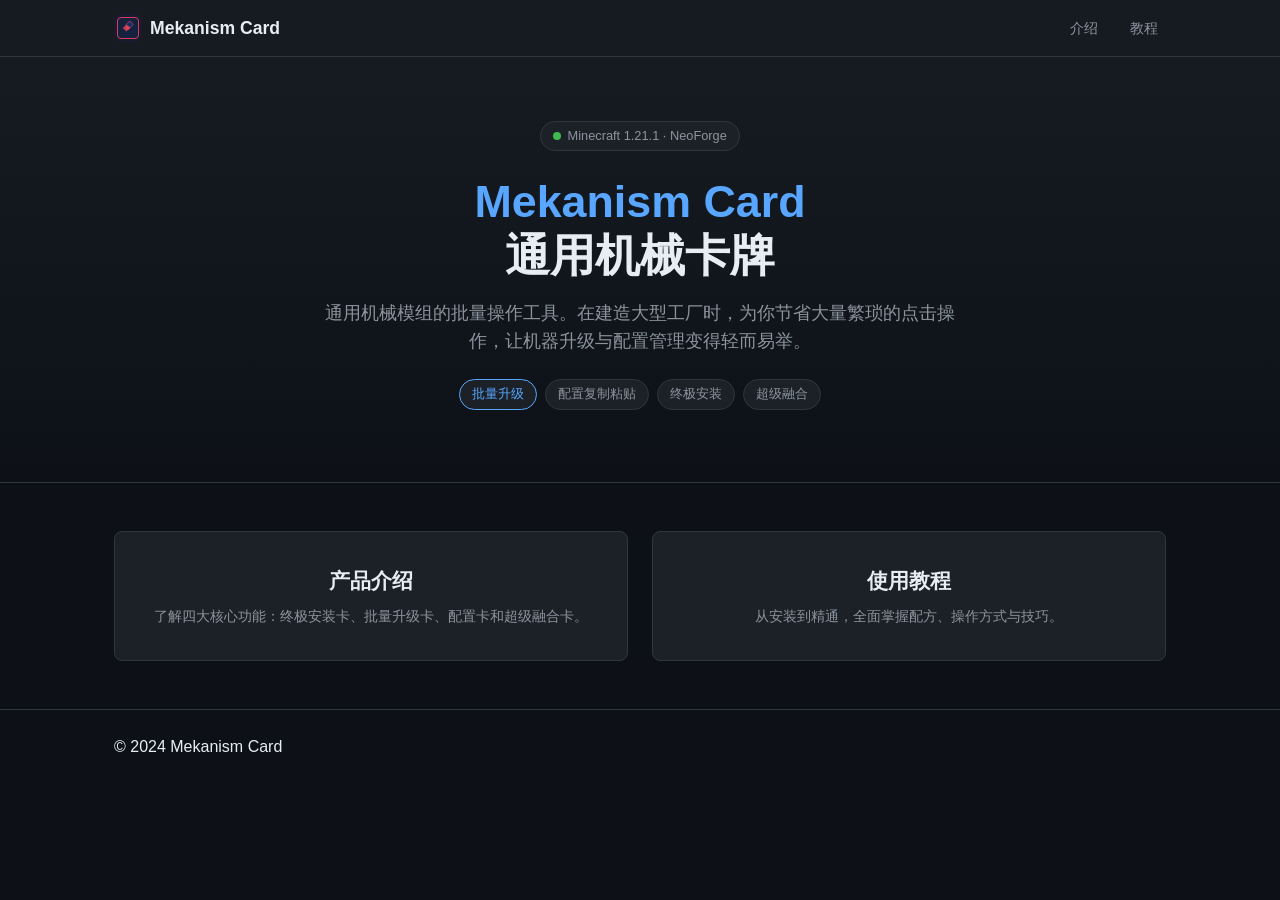
<file: index.html>
<!DOCTYPE html>
<html lang="zh-CN">
<head>
  <meta charset="UTF-8">
  <meta name="viewport" content="width=device-width, initial-scale=1.0">
  <title>Mekanism Card - 通用机械卡牌</title>
  <meta name="description" content="Mekanism Card 是通用机械模组的批量操作工具，提供终极等级安装、批量升级、配置复制粘贴和超级融合卡功能。">
  <link rel="stylesheet" href="./_shared/css/styles.css">
</head>
<body>
  <nav class="navbar">
    <div class="container">
      <a href="./index.html" class="nav-brand">
        <img src="./assets/super_fusion_card.svg" alt="Mekanism Card 图标">
        Mekanism Card
      </a>
      <ul class="nav-links">
        <li><a href="./mekanismcard.html">介绍</a></li>
        <li><a href="./tutorial.html">教程</a></li>
      </ul>
    </div>
  </nav>

  <header class="hero">
    <div class="container">
      <div class="hero-badge"><span class="dot"></span> Minecraft 1.21.1 · NeoForge</div>
      <h1><span>Mekanism Card</span><br>通用机械卡牌</h1>
      <p class="hero-subtitle">通用机械模组的批量操作工具。在建造大型工厂时，为你节省大量繁琐的点击操作，让机器升级与配置管理变得轻而易举。</p>
      <div class="hero-badges">
        <span class="badge accent">批量升级</span>
        <span class="badge">配置复制粘贴</span>
        <span class="badge">终极安装</span>
        <span class="badge">超级融合</span>
      </div>
    </div>
  </header>

  <main>
    <div class="container">
      <div class="page-links">
        <a href="./mekanismcard.html" class="page-card">
          <h2>产品介绍</h2>
          <p>了解四大核心功能：终极安装卡、批量升级卡、配置卡和超级融合卡。</p>
        </a>
        <a href="./tutorial.html" class="page-card">
          <h2>使用教程</h2>
          <p>从安装到精通，全面掌握配方、操作方式与技巧。</p>
        </a>
      </div>
    </div>
  </main>

  <footer>
    <div class="container">
      <p>&copy; 2024 Mekanism Card</p>
    </div>
  </footer>
</body>
</html>
</file>
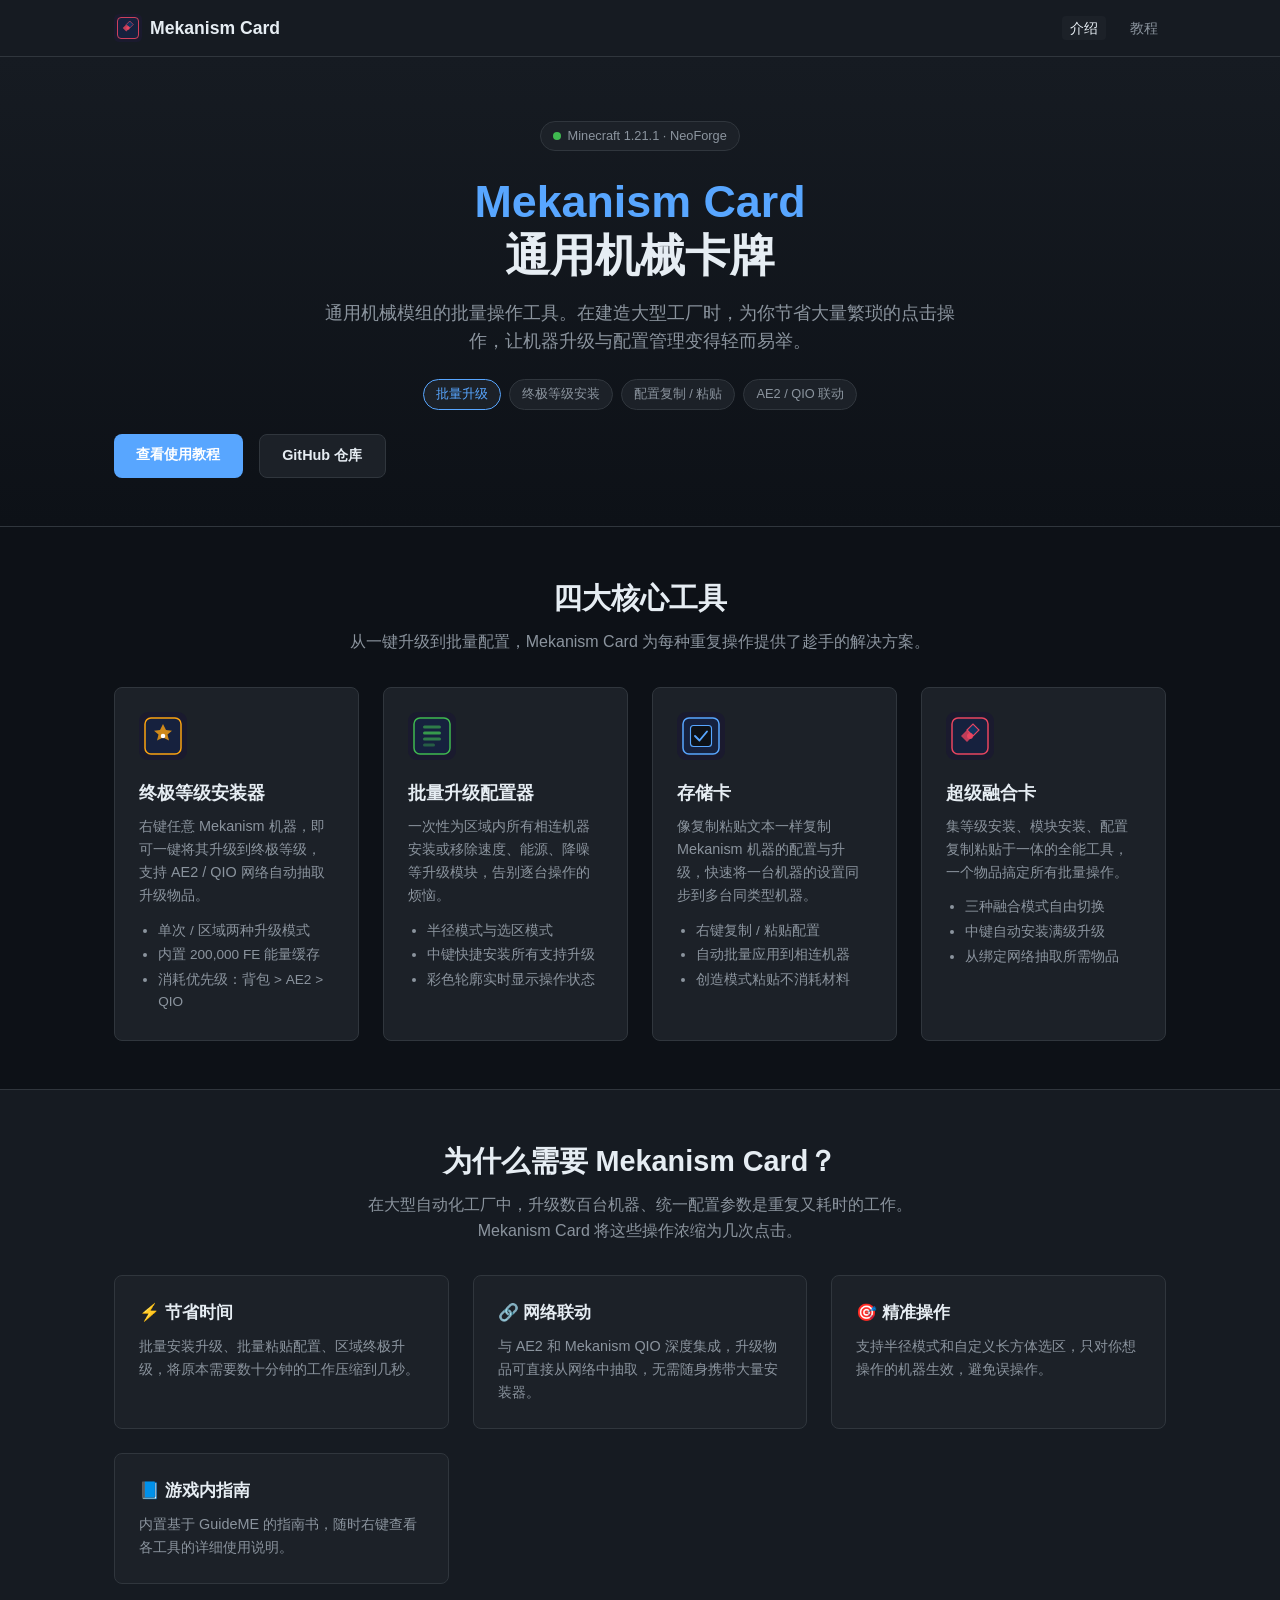
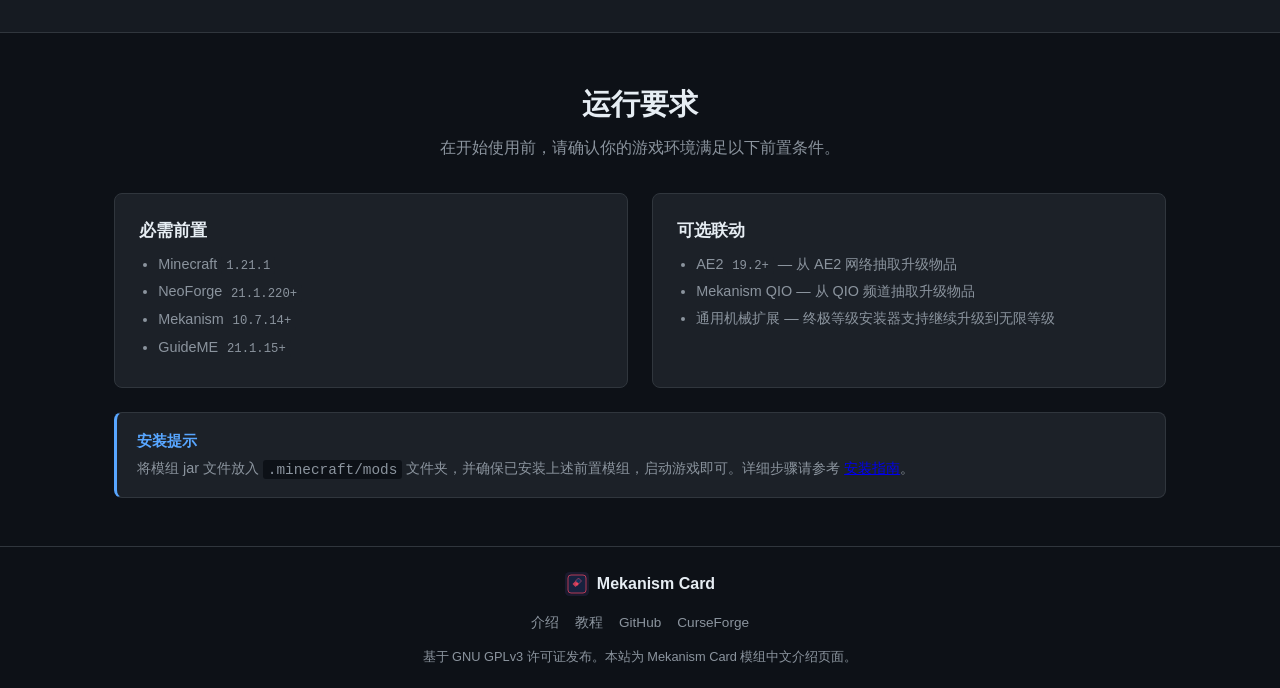
<file: mekanismcard.html>
<!DOCTYPE html>
<html lang="zh-CN">
<head>
  <meta charset="UTF-8">
  <meta name="viewport" content="width=device-width, initial-scale=1.0">
  <title>Mekanism Card - 通用机械卡牌</title>
  <meta name="description" content="Mekanism Card 是通用机械模组的批量操作工具，提供终极等级安装、批量升级、配置复制粘贴和超级融合卡功能。">
  <link rel="stylesheet" href="./_shared/css/styles.css">
</head>
<body>
  <nav class="navbar">
    <div class="container">
      <a href="./index.html" class="nav-brand">
        <img src="./assets/super_fusion_card.svg" alt="Mekanism Card 图标">
        Mekanism Card
      </a>
      <ul class="nav-links">
        <li><a href="./mekanismcard.html" class="active">介绍</a></li>
        <li><a href="./tutorial.html">教程</a></li>
      </ul>
    </div>
  </nav>

  <header class="hero">
    <div class="container">
      <div class="hero-badge"><span class="dot"></span> Minecraft 1.21.1 · NeoForge</div>
      <h1><span>Mekanism Card</span><br>通用机械卡牌</h1>
      <p class="hero-subtitle">通用机械模组的批量操作工具。在建造大型工厂时，为你节省大量繁琐的点击操作，让机器升级与配置管理变得轻而易举。</p>
      <div class="hero-badges">
        <span class="badge accent">批量升级</span>
        <span class="badge">终极等级安装</span>
        <span class="badge">配置复制 / 粘贴</span>
        <span class="badge">AE2 / QIO 联动</span>
      </div>
      <div style="display:flex;gap:1rem;flex-wrap:wrap;">
        <a href="./tutorial.html" class="btn">查看使用教程</a>
        <a href="https://github.com/rulanup/Mekanism-Card" target="_blank" rel="noopener" class="btn btn-secondary">GitHub 仓库</a>
      </div>
    </div>
  </header>

  <main>
    <section id="features">
      <div class="container">
        <div class="section-header">
          <h2>四大核心工具</h2>
          <p>从一键升级到批量配置，Mekanism Card 为每种重复操作提供了趁手的解决方案。</p>
        </div>
        <div class="feature-grid">
          <article class="feature-card">
            <img src="./assets/ultimate_tier_installer.svg" alt="终极等级安装器" class="icon">
            <h3>终极等级安装器</h3>
            <p>右键任意 Mekanism 机器，即可一键将其升级到终极等级，支持 AE2 / QIO 网络自动抽取升级物品。</p>
            <ul>
              <li>单次 / 区域两种升级模式</li>
              <li>内置 200,000 FE 能量缓存</li>
              <li>消耗优先级：背包 > AE2 > QIO</li>
            </ul>
          </article>

          <article class="feature-card">
            <img src="./assets/mass_upgrade_configurator.svg" alt="批量升级配置器" class="icon">
            <h3>批量升级配置器</h3>
            <p>一次性为区域内所有相连机器安装或移除速度、能源、降噪等升级模块，告别逐台操作的烦恼。</p>
            <ul>
              <li>半径模式与选区模式</li>
              <li>中键快捷安装所有支持升级</li>
              <li>彩色轮廓实时显示操作状态</li>
            </ul>
          </article>

          <article class="feature-card">
            <img src="./assets/memory_card.svg" alt="存储卡" class="icon">
            <h3>存储卡</h3>
            <p>像复制粘贴文本一样复制 Mekanism 机器的配置与升级，快速将一台机器的设置同步到多台同类型机器。</p>
            <ul>
              <li>右键复制 / 粘贴配置</li>
              <li>自动批量应用到相连机器</li>
              <li>创造模式粘贴不消耗材料</li>
            </ul>
          </article>

          <article class="feature-card">
            <img src="./assets/super_fusion_card.svg" alt="超级融合卡" class="icon">
            <h3>超级融合卡</h3>
            <p>集等级安装、模块安装、配置复制粘贴于一体的全能工具，一个物品搞定所有批量操作。</p>
            <ul>
              <li>三种融合模式自由切换</li>
              <li>中键自动安装满级升级</li>
              <li>从绑定网络抽取所需物品</li>
            </ul>
          </article>
        </div>
      </div>
    </section>

    <section id="why" style="background:var(--bg2);border-top:1px solid var(--rule);border-bottom:1px solid var(--rule);">
      <div class="container">
        <div class="section-header">
          <h2>为什么需要 Mekanism Card？</h2>
          <p>在大型自动化工厂中，升级数百台机器、统一配置参数是重复又耗时的工作。Mekanism Card 将这些操作浓缩为几次点击。</p>
        </div>
        <div class="info-grid">
          <div class="info-card">
            <h3>⚡ 节省时间</h3>
            <p>批量安装升级、批量粘贴配置、区域终极升级，将原本需要数十分钟的工作压缩到几秒。</p>
          </div>
          <div class="info-card">
            <h3>🔗 网络联动</h3>
            <p>与 AE2 和 Mekanism QIO 深度集成，升级物品可直接从网络中抽取，无需随身携带大量安装器。</p>
          </div>
          <div class="info-card">
            <h3>🎯 精准操作</h3>
            <p>支持半径模式和自定义长方体选区，只对你想操作的机器生效，避免误操作。</p>
          </div>
          <div class="info-card">
            <h3>📘 游戏内指南</h3>
            <p>内置基于 GuideME 的指南书，随时右键查看各工具的详细使用说明。</p>
          </div>
        </div>
      </div>
    </section>

    <section id="requirements">
      <div class="container">
        <div class="section-header">
          <h2>运行要求</h2>
          <p>在开始使用前，请确认你的游戏环境满足以下前置条件。</p>
        </div>
        <div class="info-grid">
          <div class="info-card">
            <h3>必需前置</h3>
            <ul>
              <li>Minecraft <code>1.21.1</code></li>
              <li>NeoForge <code>21.1.220+</code></li>
              <li>Mekanism <code>10.7.14+</code></li>
              <li>GuideME <code>21.1.15+</code></li>
            </ul>
          </div>
          <div class="info-card">
            <h3>可选联动</h3>
            <ul>
              <li>AE2 <code>19.2+</code> — 从 AE2 网络抽取升级物品</li>
              <li>Mekanism QIO — 从 QIO 频道抽取升级物品</li>
              <li>通用机械扩展 — 终极等级安装器支持继续升级到无限等级</li>
            </ul>
          </div>
        </div>
        <div class="callout">
          <h4>安装提示</h4>
          <p>将模组 jar 文件放入 <code>.minecraft/mods</code> 文件夹，并确保已安装上述前置模组，启动游戏即可。详细步骤请参考 <a href="./tutorial.html#install">安装指南</a>。</p>
        </div>
      </div>
    </section>
  </main>

  <footer>
    <div class="container">
      <div class="footer-content">
        <div class="footer-brand">
          <img src="./assets/super_fusion_card.svg" alt="Mekanism Card">
          Mekanism Card
        </div>
        <ul class="footer-links">
           <li><a href="./mekanismcard.html">介绍</a></li>
          <li><a href="./tutorial.html">教程</a></li>
          <li><a href="https://github.com/rulanup/Mekanism-Card" target="_blank" rel="noopener">GitHub</a></li>
          <li><a href="https://www.curseforge.com/minecraft/mc-mods/mekanism-card" target="_blank" rel="noopener">CurseForge</a></li>
        </ul>
        <p class="copyright">基于 GNU GPLv3 许可证发布。本站为 Mekanism Card 模组中文介绍页面。</p>
      </div>
    </div>
  </footer>
</body>
</html>
</file>
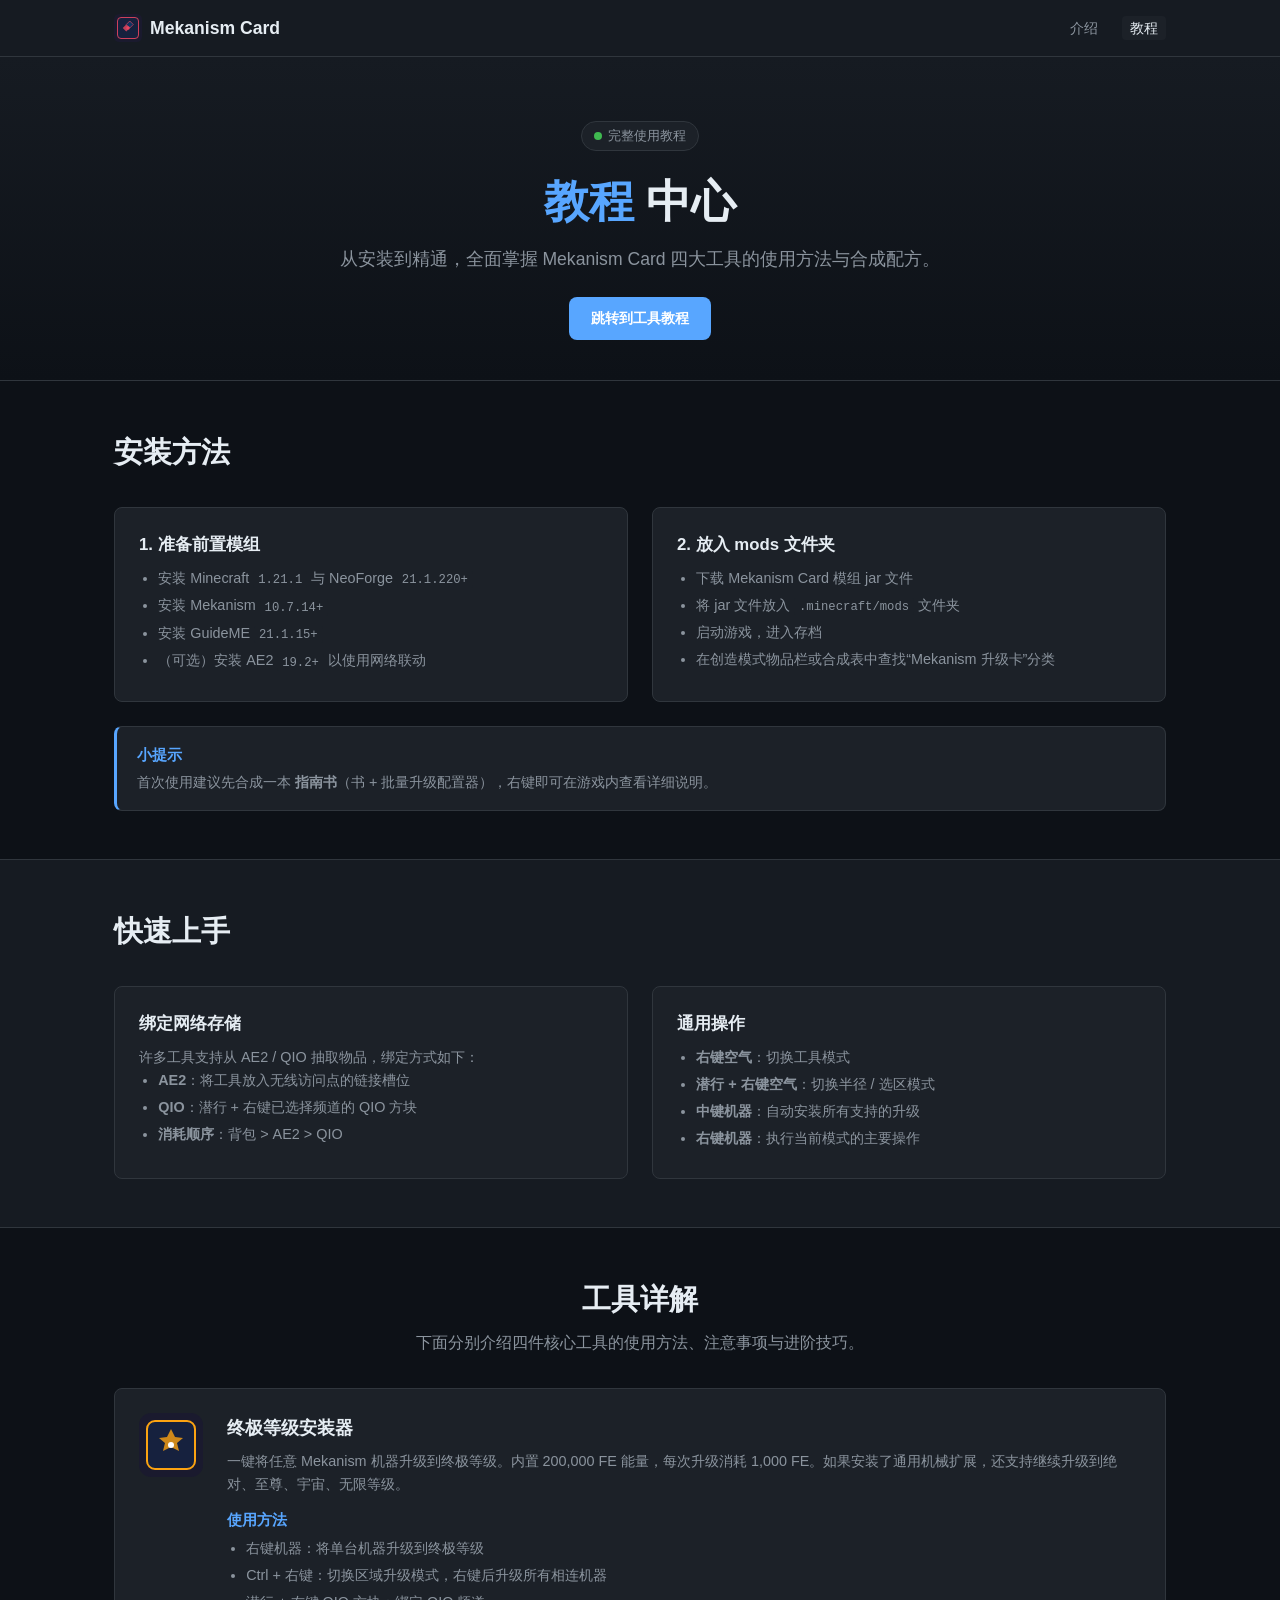
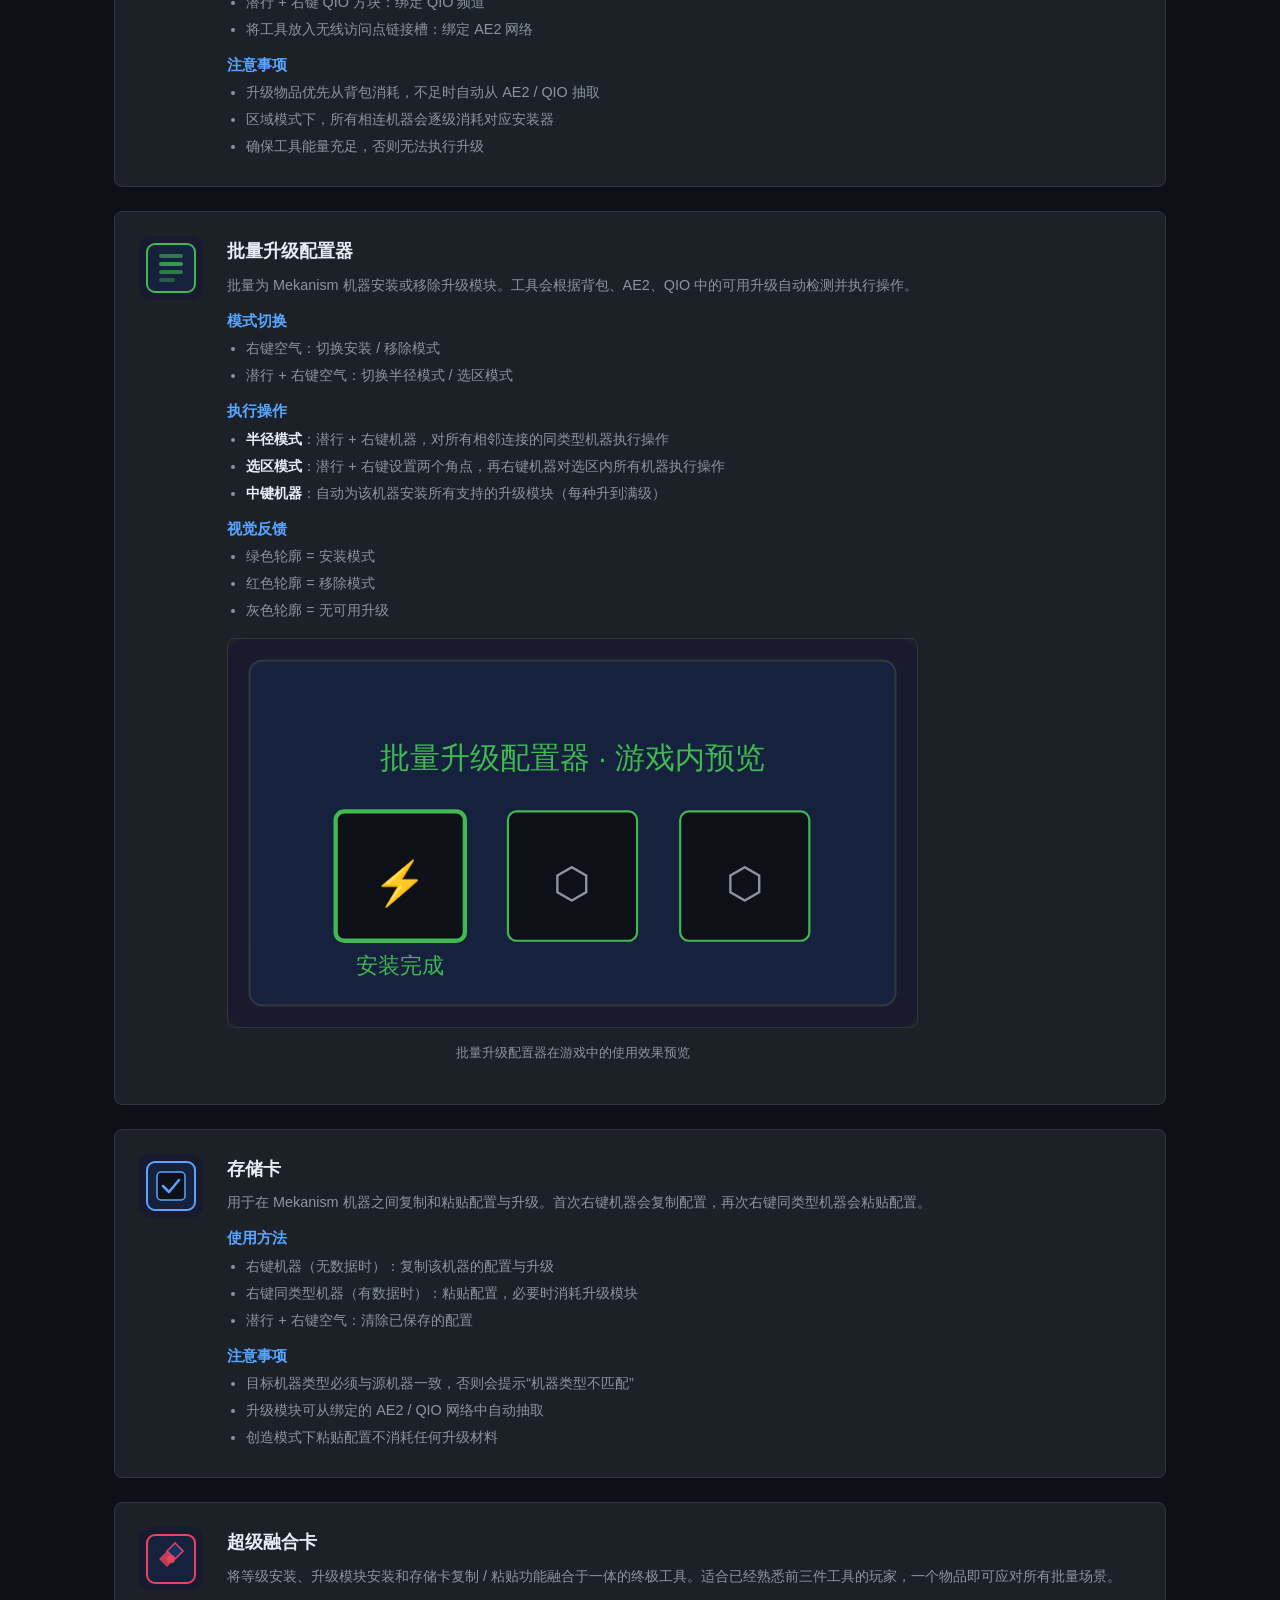
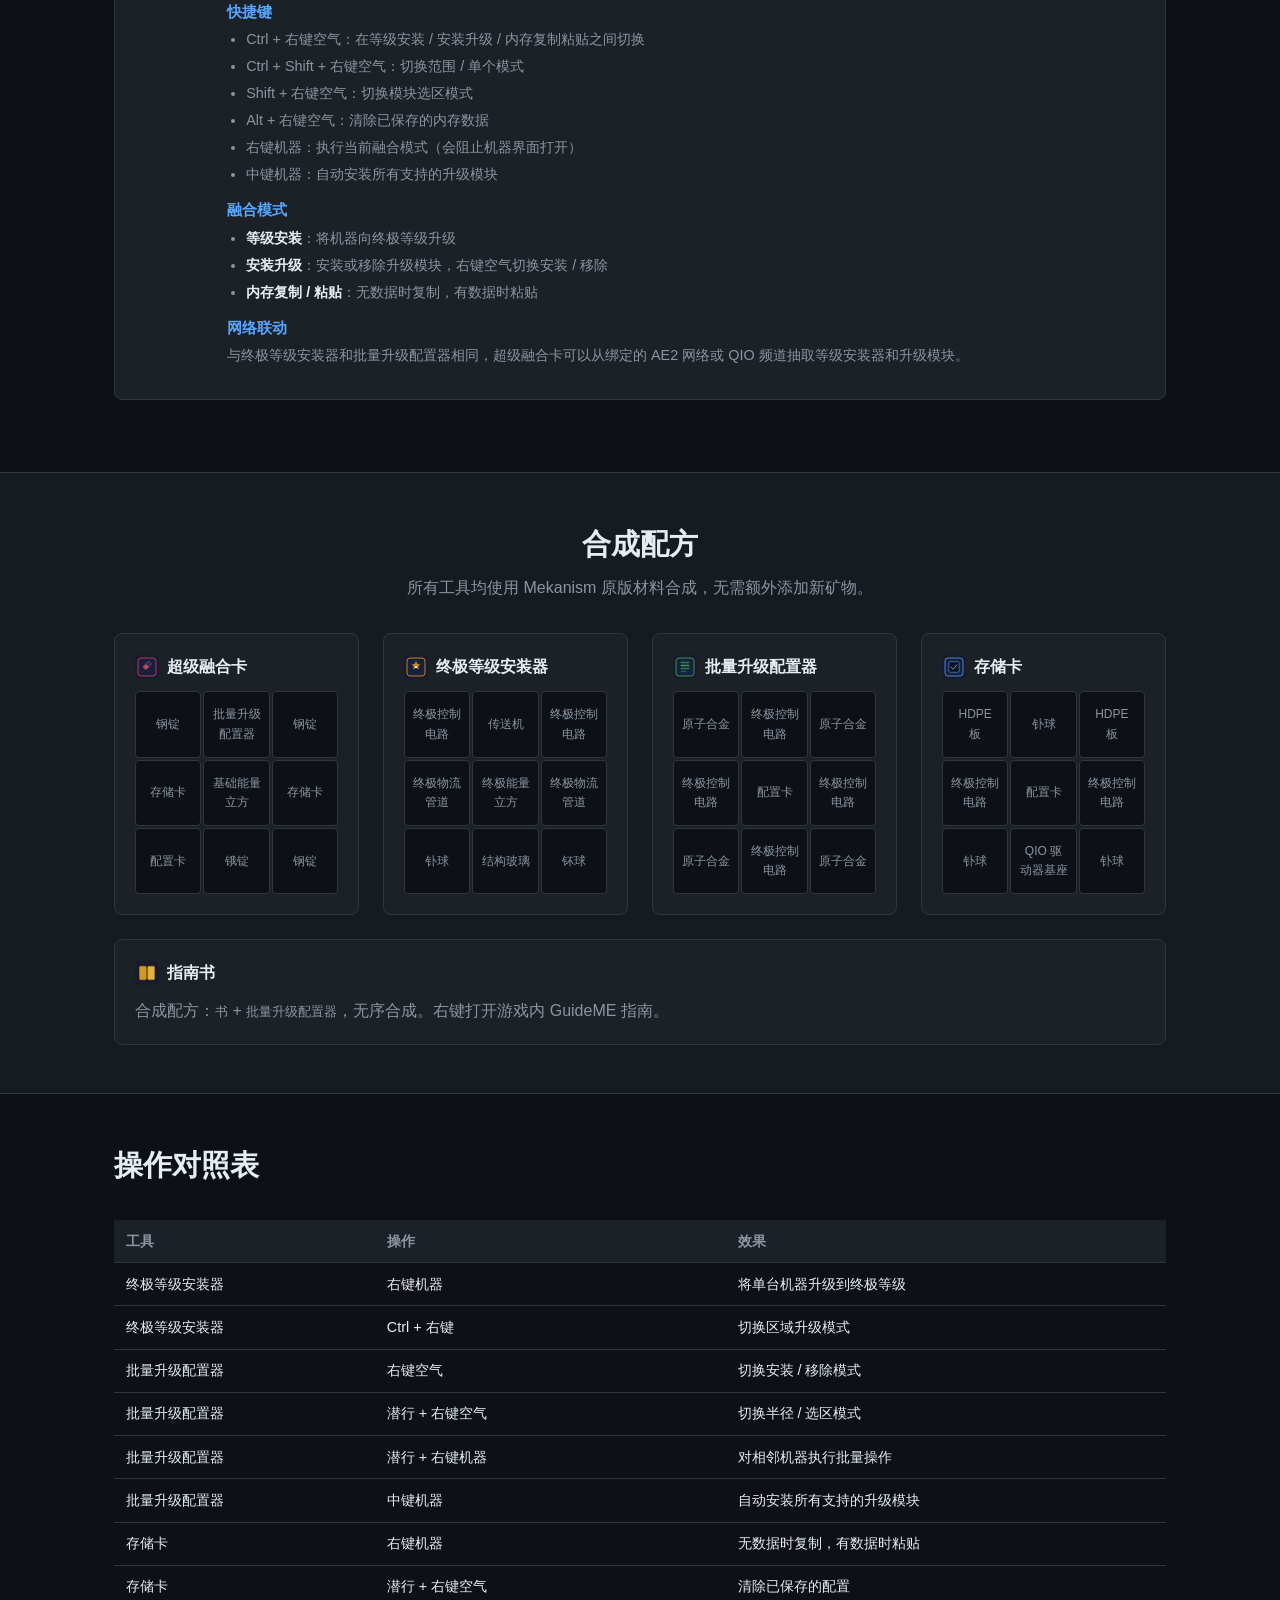
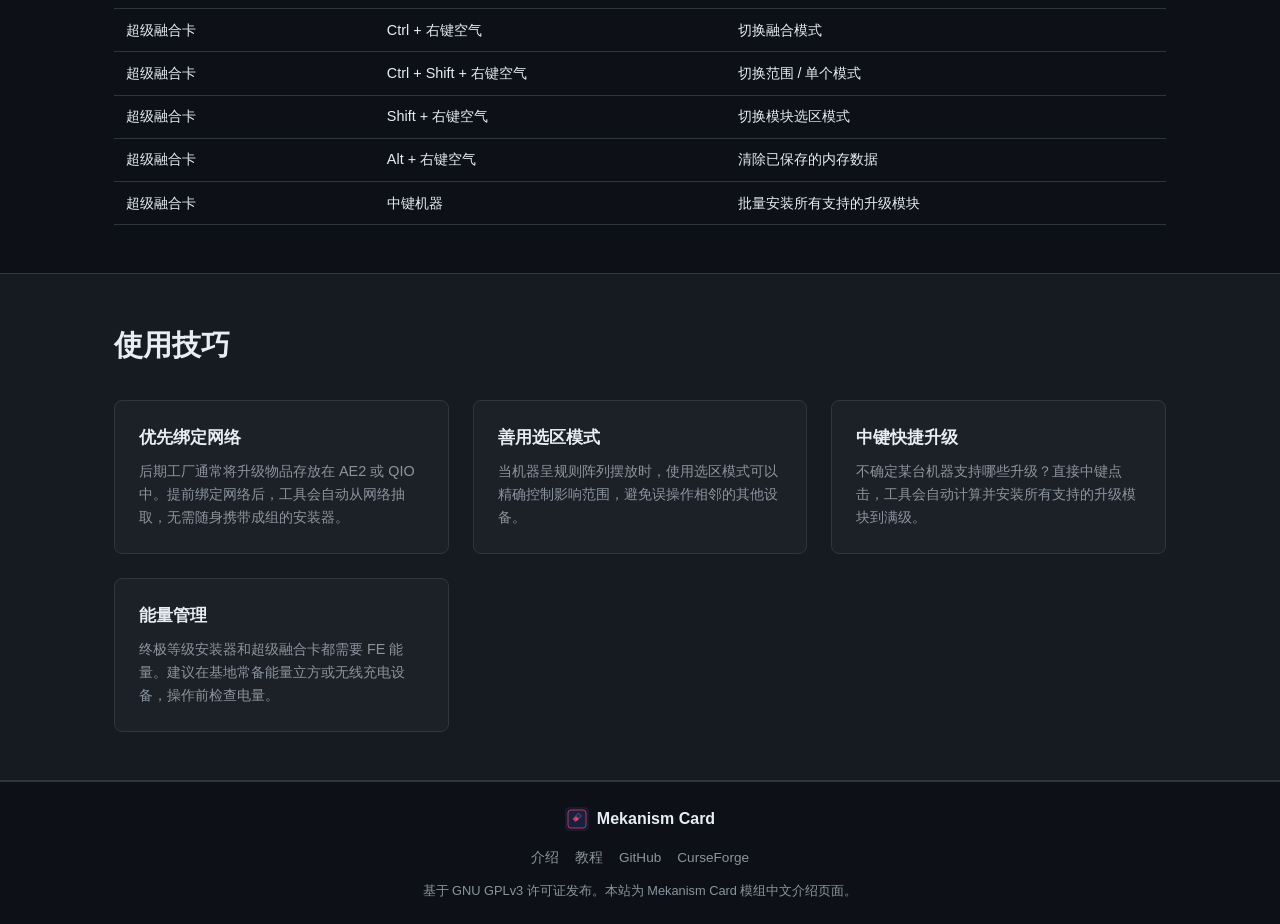
<file: tutorial.html>
<!DOCTYPE html>
<html lang="zh-CN">
<head>
  <meta charset="UTF-8">
  <meta name="viewport" content="width=device-width, initial-scale=1.0">
  <title>使用教程 - Mekanism Card</title>
  <meta name="description" content="Mekanism Card 模组的完整中文使用教程，包含安装、合成配方、各工具操作方式与技巧。">
  <link rel="stylesheet" href="./_shared/css/styles.css">
</head>
<body>
  <nav class="navbar">
    <div class="container">
      <a href="./index.html" class="nav-brand">
        <img src="./assets/super_fusion_card.svg" alt="Mekanism Card 图标">
        Mekanism Card
      </a>
      <ul class="nav-links">
           <li><a href="./mekanismcard.html">介绍</a></li>
        <li><a href="./tutorial.html" class="active">教程</a></li>
      </ul>
    </div>
  </nav>

  <header class="hero" style="padding-bottom:2.5rem;">
    <div class="container">
      <div class="hero-badge"><span class="dot"></span> 完整使用教程</div>
      <h1><span>教程</span> 中心</h1>
      <p class="hero-subtitle">从安装到精通，全面掌握 Mekanism Card 四大工具的使用方法与合成配方。</p>
      <a href="#tools" class="btn">跳转到工具教程</a>
    </div>
  </header>

  <main>
    <section id="install">
      <div class="container">
        <div class="section-header" style="text-align:left;margin-left:0;">
          <h2>安装方法</h2>
        </div>
        <div class="info-grid">
          <div class="info-card">
            <h3>1. 准备前置模组</h3>
            <ol>
              <li>安装 Minecraft <code>1.21.1</code> 与 NeoForge <code>21.1.220+</code></li>
              <li>安装 Mekanism <code>10.7.14+</code></li>
              <li>安装 GuideME <code>21.1.15+</code></li>
              <li>（可选）安装 AE2 <code>19.2+</code> 以使用网络联动</li>
            </ol>
          </div>
          <div class="info-card">
            <h3>2. 放入 mods 文件夹</h3>
            <ol>
              <li>下载 Mekanism Card 模组 jar 文件</li>
              <li>将 jar 文件放入 <code>.minecraft/mods</code> 文件夹</li>
              <li>启动游戏，进入存档</li>
              <li>在创造模式物品栏或合成表中查找“Mekanism 升级卡”分类</li>
            </ol>
          </div>
        </div>
        <div class="callout">
          <h4>小提示</h4>
          <p>首次使用建议先合成一本 <strong>指南书</strong>（书 + 批量升级配置器），右键即可在游戏内查看详细说明。</p>
        </div>
      </div>
    </section>

    <section id="quickstart" style="background:var(--bg2);border-top:1px solid var(--rule);border-bottom:1px solid var(--rule);">
      <div class="container">
        <div class="section-header" style="text-align:left;margin-left:0;">
          <h2>快速上手</h2>
        </div>
        <div class="info-grid">
          <div class="info-card">
            <h3>绑定网络存储</h3>
            <p>许多工具支持从 AE2 / QIO 抽取物品，绑定方式如下：</p>
            <ul>
              <li><strong>AE2</strong>：将工具放入无线访问点的链接槽位</li>
              <li><strong>QIO</strong>：潜行 + 右键已选择频道的 QIO 方块</li>
              <li><strong>消耗顺序</strong>：背包 &gt; AE2 &gt; QIO</li>
            </ul>
          </div>
          <div class="info-card">
            <h3>通用操作</h3>
            <ul>
              <li><strong>右键空气</strong>：切换工具模式</li>
              <li><strong>潜行 + 右键空气</strong>：切换半径 / 选区模式</li>
              <li><strong>中键机器</strong>：自动安装所有支持的升级</li>
              <li><strong>右键机器</strong>：执行当前模式的主要操作</li>
            </ul>
          </div>
        </div>
      </div>
    </section>

    <section id="tools">
      <div class="container">
        <div class="section-header">
          <h2>工具详解</h2>
          <p>下面分别介绍四件核心工具的使用方法、注意事项与进阶技巧。</p>
        </div>

        <article class="tool-section" id="ultimate-tier-installer">
          <img src="./assets/ultimate_tier_installer.svg" alt="终极等级安装器" class="tool-icon">
          <div>
            <h3>终极等级安装器</h3>
            <p>一键将任意 Mekanism 机器升级到终极等级。内置 200,000 FE 能量，每次升级消耗 1,000 FE。如果安装了通用机械扩展，还支持继续升级到绝对、至尊、宇宙、无限等级。</p>
            <h4>使用方法</h4>
            <ul>
              <li>右键机器：将单台机器升级到终极等级</li>
              <li>Ctrl + 右键：切换区域升级模式，右键后升级所有相连机器</li>
              <li>潜行 + 右键 QIO 方块：绑定 QIO 频道</li>
              <li>将工具放入无线访问点链接槽：绑定 AE2 网络</li>
            </ul>
            <h4>注意事项</h4>
            <ul>
              <li>升级物品优先从背包消耗，不足时自动从 AE2 / QIO 抽取</li>
              <li>区域模式下，所有相连机器会逐级消耗对应安装器</li>
              <li>确保工具能量充足，否则无法执行升级</li>
            </ul>
          </div>
        </article>

        <article class="tool-section" id="mass-upgrade-configurator">
          <img src="./assets/mass_upgrade_configurator.svg" alt="批量升级配置器" class="tool-icon">
          <div>
            <h3>批量升级配置器</h3>
            <p>批量为 Mekanism 机器安装或移除升级模块。工具会根据背包、AE2、QIO 中的可用升级自动检测并执行操作。</p>
            <h4>模式切换</h4>
            <ul>
              <li>右键空气：切换安装 / 移除模式</li>
              <li>潜行 + 右键空气：切换半径模式 / 选区模式</li>
            </ul>
            <h4>执行操作</h4>
            <ul>
              <li><strong>半径模式</strong>：潜行 + 右键机器，对所有相邻连接的同类型机器执行操作</li>
              <li><strong>选区模式</strong>：潜行 + 右键设置两个角点，再右键机器对选区内所有机器执行操作</li>
              <li><strong>中键机器</strong>：自动为该机器安装所有支持的升级模块（每种升到满级）</li>
            </ul>
            <h4>视觉反馈</h4>
            <ul>
              <li>绿色轮廓 = 安装模式</li>
              <li>红色轮廓 = 移除模式</li>
              <li>灰色轮廓 = 无可用升级</li>
            </ul>
            <figure>
              <img src="./assets/mass_upgrade_configurator_guide.svg" alt="批量升级配置器预览">
              <figcaption>批量升级配置器在游戏中的使用效果预览</figcaption>
            </figure>
          </div>
        </article>

        <article class="tool-section" id="memory-card">
          <img src="./assets/memory_card.svg" alt="存储卡" class="tool-icon">
          <div>
            <h3>存储卡</h3>
            <p>用于在 Mekanism 机器之间复制和粘贴配置与升级。首次右键机器会复制配置，再次右键同类型机器会粘贴配置。</p>
            <h4>使用方法</h4>
            <ul>
              <li>右键机器（无数据时）：复制该机器的配置与升级</li>
              <li>右键同类型机器（有数据时）：粘贴配置，必要时消耗升级模块</li>
              <li>潜行 + 右键空气：清除已保存的配置</li>
            </ul>
            <h4>注意事项</h4>
            <ul>
              <li>目标机器类型必须与源机器一致，否则会提示“机器类型不匹配”</li>
              <li>升级模块可从绑定的 AE2 / QIO 网络中自动抽取</li>
              <li>创造模式下粘贴配置不消耗任何升级材料</li>
            </ul>
          </div>
        </article>

        <article class="tool-section" id="super-fusion-card">
          <img src="./assets/super_fusion_card.svg" alt="超级融合卡" class="tool-icon">
          <div>
            <h3>超级融合卡</h3>
            <p>将等级安装、升级模块安装和存储卡复制 / 粘贴功能融合于一体的终极工具。适合已经熟悉前三件工具的玩家，一个物品即可应对所有批量场景。</p>
            <h4>快捷键</h4>
            <ul>
              <li>Ctrl + 右键空气：在等级安装 / 安装升级 / 内存复制粘贴之间切换</li>
              <li>Ctrl + Shift + 右键空气：切换范围 / 单个模式</li>
              <li>Shift + 右键空气：切换模块选区模式</li>
              <li>Alt + 右键空气：清除已保存的内存数据</li>
              <li>右键机器：执行当前融合模式（会阻止机器界面打开）</li>
              <li>中键机器：自动安装所有支持的升级模块</li>
            </ul>
            <h4>融合模式</h4>
            <ul>
              <li><strong>等级安装</strong>：将机器向终极等级升级</li>
              <li><strong>安装升级</strong>：安装或移除升级模块，右键空气切换安装 / 移除</li>
              <li><strong>内存复制 / 粘贴</strong>：无数据时复制，有数据时粘贴</li>
            </ul>
            <h4>网络联动</h4>
            <p>与终极等级安装器和批量升级配置器相同，超级融合卡可以从绑定的 AE2 网络或 QIO 频道抽取等级安装器和升级模块。</p>
          </div>
        </article>
      </div>
    </section>

    <section id="recipes" style="background:var(--bg2);border-top:1px solid var(--rule);border-bottom:1px solid var(--rule);">
      <div class="container">
        <div class="section-header">
          <h2>合成配方</h2>
          <p>所有工具均使用 Mekanism 原版材料合成，无需额外添加新矿物。</p>
        </div>
        <div class="feature-grid">
          <div class="recipe-card">
            <h4><img src="./assets/super_fusion_card.svg" alt="">超级融合卡</h4>
            <div class="recipe-grid-3x3">
              <div class="recipe-cell">钢锭</div><div class="recipe-cell">批量升级配置器</div><div class="recipe-cell">钢锭</div>
              <div class="recipe-cell">存储卡</div><div class="recipe-cell">基础能量立方</div><div class="recipe-cell">存储卡</div>
              <div class="recipe-cell">配置卡</div><div class="recipe-cell">锇锭</div><div class="recipe-cell">钢锭</div>
            </div>
          </div>

          <div class="recipe-card">
            <h4><img src="./assets/ultimate_tier_installer.svg" alt="">终极等级安装器</h4>
            <div class="recipe-grid-3x3">
              <div class="recipe-cell">终极控制电路</div><div class="recipe-cell">传送机</div><div class="recipe-cell">终极控制电路</div>
              <div class="recipe-cell">终极物流管道</div><div class="recipe-cell">终极能量立方</div><div class="recipe-cell">终极物流管道</div>
              <div class="recipe-cell">钋球</div><div class="recipe-cell">结构玻璃</div><div class="recipe-cell">钚球</div>
            </div>
          </div>

          <div class="recipe-card">
            <h4><img src="./assets/mass_upgrade_configurator.svg" alt="">批量升级配置器</h4>
            <div class="recipe-grid-3x3">
              <div class="recipe-cell">原子合金</div><div class="recipe-cell">终极控制电路</div><div class="recipe-cell">原子合金</div>
              <div class="recipe-cell">终极控制电路</div><div class="recipe-cell">配置卡</div><div class="recipe-cell">终极控制电路</div>
              <div class="recipe-cell">原子合金</div><div class="recipe-cell">终极控制电路</div><div class="recipe-cell">原子合金</div>
            </div>
          </div>

          <div class="recipe-card">
            <h4><img src="./assets/memory_card.svg" alt="">存储卡</h4>
            <div class="recipe-grid-3x3">
              <div class="recipe-cell">HDPE 板</div><div class="recipe-cell">钋球</div><div class="recipe-cell">HDPE 板</div>
              <div class="recipe-cell">终极控制电路</div><div class="recipe-cell">配置卡</div><div class="recipe-cell">终极控制电路</div>
              <div class="recipe-cell">钋球</div><div class="recipe-cell">QIO 驱动器基座</div><div class="recipe-cell">钋球</div>
            </div>
          </div>
        </div>
        <div class="recipe-card" style="margin-top:1.5rem;">
          <h4><img src="./assets/guide_book.svg" alt="">指南书</h4>
          <p style="color:var(--muted);margin-top:0.5rem;">合成配方：<code>书</code> + <code>批量升级配置器</code>，无序合成。右键打开游戏内 GuideME 指南。</p>
        </div>
      </div>
    </section>

    <section id="controls">
      <div class="container">
        <div class="section-header" style="text-align:left;margin-left:0;">
          <h2>操作对照表</h2>
        </div>
        <div class="table-wrap">
          <table>
            <thead>
              <tr>
                <th>工具</th>
                <th>操作</th>
                <th>效果</th>
              </tr>
            </thead>
            <tbody>
              <tr>
                <td>终极等级安装器</td>
                <td>右键机器</td>
                <td>将单台机器升级到终极等级</td>
              </tr>
              <tr>
                <td>终极等级安装器</td>
                <td>Ctrl + 右键</td>
                <td>切换区域升级模式</td>
              </tr>
              <tr>
                <td>批量升级配置器</td>
                <td>右键空气</td>
                <td>切换安装 / 移除模式</td>
              </tr>
              <tr>
                <td>批量升级配置器</td>
                <td>潜行 + 右键空气</td>
                <td>切换半径 / 选区模式</td>
              </tr>
              <tr>
                <td>批量升级配置器</td>
                <td>潜行 + 右键机器</td>
                <td>对相邻机器执行批量操作</td>
              </tr>
              <tr>
                <td>批量升级配置器</td>
                <td>中键机器</td>
                <td>自动安装所有支持的升级模块</td>
              </tr>
              <tr>
                <td>存储卡</td>
                <td>右键机器</td>
                <td>无数据时复制，有数据时粘贴</td>
              </tr>
              <tr>
                <td>存储卡</td>
                <td>潜行 + 右键空气</td>
                <td>清除已保存的配置</td>
              </tr>
              <tr>
                <td>超级融合卡</td>
                <td>Ctrl + 右键空气</td>
                <td>切换融合模式</td>
              </tr>
              <tr>
                <td>超级融合卡</td>
                <td>Ctrl + Shift + 右键空气</td>
                <td>切换范围 / 单个模式</td>
              </tr>
              <tr>
                <td>超级融合卡</td>
                <td>Shift + 右键空气</td>
                <td>切换模块选区模式</td>
              </tr>
              <tr>
                <td>超级融合卡</td>
                <td>Alt + 右键空气</td>
                <td>清除已保存的内存数据</td>
              </tr>
              <tr>
                <td>超级融合卡</td>
                <td>中键机器</td>
                <td>批量安装所有支持的升级模块</td>
              </tr>
            </tbody>
          </table>
        </div>
      </div>
    </section>

    <section id="tips" style="background:var(--bg2);border-top:1px solid var(--rule);border-bottom:1px solid var(--rule);">
      <div class="container">
        <div class="section-header" style="text-align:left;margin-left:0;">
          <h2>使用技巧</h2>
        </div>
        <div class="info-grid">
          <div class="info-card">
            <h3>优先绑定网络</h3>
            <p>后期工厂通常将升级物品存放在 AE2 或 QIO 中。提前绑定网络后，工具会自动从网络抽取，无需随身携带成组的安装器。</p>
          </div>
          <div class="info-card">
            <h3>善用选区模式</h3>
            <p>当机器呈规则阵列摆放时，使用选区模式可以精确控制影响范围，避免误操作相邻的其他设备。</p>
          </div>
          <div class="info-card">
            <h3>中键快捷升级</h3>
            <p>不确定某台机器支持哪些升级？直接中键点击，工具会自动计算并安装所有支持的升级模块到满级。</p>
          </div>
          <div class="info-card">
            <h3>能量管理</h3>
            <p>终极等级安装器和超级融合卡都需要 FE 能量。建议在基地常备能量立方或无线充电设备，操作前检查电量。</p>
          </div>
        </div>
      </div>
    </section>
  </main>

  <footer>
    <div class="container">
      <div class="footer-content">
        <div class="footer-brand">
          <img src="./assets/super_fusion_card.svg" alt="Mekanism Card">
          Mekanism Card
        </div>
        <ul class="footer-links">
        <li><a href="./mekanismcard.html">介绍</a></li>
          <li><a href="./tutorial.html">教程</a></li>
          <li><a href="https://github.com/rulanup/Mekanism-Card" target="_blank" rel="noopener">GitHub</a></li>
          <li><a href="https://www.curseforge.com/minecraft/mc-mods/mekanism-card" target="_blank" rel="noopener">CurseForge</a></li>
        </ul>
        <p class="copyright">基于 GNU GPLv3 许可证发布。本站为 Mekanism Card 模组中文介绍页面。</p>
      </div>
    </div>
  </footer>
</body>
</html>
</file>
<file: _shared/css/styles.css>
:root {
  --bg: #0d1117;
  --bg2: #161b22;
  --surface: #1c2128;
  --rule: #30363d;
  --text: #e6edf3;
  --muted: #8b949e;
  --accent: #58a6ff;
  --accent2: #3fb950;
  --accent3: #d29922;
  --card-bg: #1c2128;
  --radius: 8px;
  --max-w: 1100px;
}

*, *::before, *::after { box-sizing: border-box; margin: 0; padding: 0; }

html { scroll-behavior: smooth; }

body {
  font-family: -apple-system, BlinkMacSystemFont, "Segoe UI", Helvetica, Arial, sans-serif;
  background: var(--bg);
  color: var(--text);
  line-height: 1.6;
}

.container { max-width: var(--max-w); margin: 0 auto; padding: 0 1.5rem; }

/* Navbar */
.navbar {
  background: var(--bg2);
  border-bottom: 1px solid var(--rule);
  position: sticky;
  top: 0;
  z-index: 100;
}
.navbar .container {
  display: flex;
  align-items: center;
  justify-content: space-between;
  height: 56px;
}
.nav-brand {
  display: flex;
  align-items: center;
  gap: .5rem;
  font-weight: 700;
  font-size: 1.1rem;
  color: var(--text);
  text-decoration: none;
}
.nav-brand img { width: 28px; height: 28px; border-radius: 4px; }
.nav-links { list-style: none; display: flex; gap: 1rem; }
.nav-links a {
  color: var(--muted);
  text-decoration: none;
  font-size: .9rem;
  padding: .25rem .5rem;
  border-radius: 4px;
  transition: color .2s, background .2s;
}
.nav-links a:hover, .nav-links a.active { color: var(--text); background: var(--surface); }

/* Hero */
.hero {
  text-align: center;
  padding: 4rem 0 3rem;
  background: linear-gradient(180deg, var(--bg2) 0%, var(--bg) 100%);
  border-bottom: 1px solid var(--rule);
}
.hero-badge {
  display: inline-flex;
  align-items: center;
  gap: .4rem;
  background: var(--surface);
  border: 1px solid var(--rule);
  border-radius: 999px;
  padding: .25rem .75rem;
  font-size: .8rem;
  color: var(--muted);
  margin-bottom: 1.5rem;
}
.dot { width: 8px; height: 8px; border-radius: 50%; background: var(--accent2); display: inline-block; }
.hero h1 { font-size: 2.8rem; font-weight: 800; line-height: 1.2; margin-bottom: 1rem; }
.hero h1 span { color: var(--accent); }
.hero-subtitle { font-size: 1.1rem; color: var(--muted); max-width: 650px; margin: 0 auto 1.5rem; }
.hero-badges { display: flex; gap: .5rem; justify-content: center; flex-wrap: wrap; margin-bottom: 1.5rem; }
.badge {
  background: var(--surface);
  border: 1px solid var(--rule);
  border-radius: 999px;
  padding: .25rem .75rem;
  font-size: .8rem;
  color: var(--muted);
}
.badge.accent { border-color: var(--accent); color: var(--accent); }

/* Buttons */
.btn {
  display: inline-block;
  background: var(--accent);
  color: #fff;
  padding: .6rem 1.4rem;
  border-radius: var(--radius);
  text-decoration: none;
  font-weight: 600;
  font-size: .9rem;
  transition: opacity .2s;
}
.btn:hover { opacity: .85; }
.btn-secondary { background: var(--surface); border: 1px solid var(--rule); color: var(--text); }

/* Sections */
section { padding: 3rem 0; }
.section-header { text-align: center; margin-bottom: 2rem; }
.section-header h2 { font-size: 1.8rem; font-weight: 700; margin-bottom: .5rem; }
.section-header p { color: var(--muted); max-width: 600px; margin: 0 auto; }

/* Feature grid */
.feature-grid { display: grid; grid-template-columns: repeat(auto-fit, minmax(240px, 1fr)); gap: 1.5rem; }
.feature-card {
  background: var(--card-bg);
  border: 1px solid var(--rule);
  border-radius: var(--radius);
  padding: 1.5rem;
  transition: border-color .2s;
}
.feature-card:hover { border-color: var(--accent); }
.feature-card .icon { width: 48px; height: 48px; margin-bottom: .75rem; }
.feature-card h3 { font-size: 1.1rem; margin-bottom: .5rem; }
.feature-card p { font-size: .9rem; color: var(--muted); margin-bottom: .75rem; }
.feature-card ul { list-style: disc; padding-left: 1.2rem; font-size: .85rem; color: var(--muted); }
.feature-card li { margin-bottom: .2rem; }

/* Info grid */
.info-grid { display: grid; grid-template-columns: repeat(auto-fit, minmax(260px, 1fr)); gap: 1.5rem; }
.info-card {
  background: var(--card-bg);
  border: 1px solid var(--rule);
  border-radius: var(--radius);
  padding: 1.5rem;
}
.info-card h3 { font-size: 1.05rem; margin-bottom: .5rem; }
.info-card p, .info-card li { font-size: .9rem; color: var(--muted); }
.info-card ul, .info-card ol { list-style: disc; padding-left: 1.2rem; font-size: .9rem; color: var(--muted); }
.info-card li { margin-bottom: .25rem; }
.info-card code {
  background: var(--surface);
  padding: .1rem .3rem;
  border-radius: 3px;
  font-size: .85em;
}

/* Callout */
.callout {
  background: var(--surface);
  border: 1px solid var(--rule);
  border-left: 3px solid var(--accent);
  border-radius: var(--radius);
  padding: 1rem 1.25rem;
  margin-top: 1.5rem;
}
.callout h4 { font-size: .95rem; margin-bottom: .25rem; color: var(--accent); }
.callout p { font-size: .9rem; color: var(--muted); }
.callout code { background: var(--bg); padding: .1rem .3rem; border-radius: 3px; }

/* Tool sections */
.tool-section {
  display: flex;
  gap: 1.5rem;
  background: var(--card-bg);
  border: 1px solid var(--rule);
  border-radius: var(--radius);
  padding: 1.5rem;
  margin-bottom: 1.5rem;
  align-items: flex-start;
}
.tool-icon { width: 64px; height: 64px; flex-shrink: 0; }
.tool-section h3 { font-size: 1.15rem; margin-bottom: .5rem; }
.tool-section h4 { font-size: .95rem; margin: .75rem 0 .25rem; color: var(--accent); }
.tool-section p { font-size: .9rem; color: var(--muted); margin-bottom: .5rem; }
.tool-section ul { list-style: disc; padding-left: 1.2rem; font-size: .9rem; color: var(--muted); }
.tool-section li { margin-bottom: .25rem; }
.tool-section strong { color: var(--text); }

/* Recipe cards */
.recipe-card {
  background: var(--card-bg);
  border: 1px solid var(--rule);
  border-radius: var(--radius);
  padding: 1.25rem;
}
.recipe-card h4 { display: flex; align-items: center; gap: .5rem; font-size: 1rem; margin-bottom: .75rem; }
.recipe-card h4 img { width: 24px; height: 24px; }
.recipe-grid-3x3 {
  display: grid;
  grid-template-columns: repeat(3, 1fr);
  gap: 2px;
  max-width: 240px;
}
.recipe-cell {
  background: var(--bg);
  border: 1px solid var(--rule);
  border-radius: 4px;
  padding: .5rem;
  font-size: .75rem;
  text-align: center;
  color: var(--muted);
  aspect-ratio: 1;
  display: flex;
  align-items: center;
  justify-content: center;
}

/* Figure */
figure { margin: 1rem 0; }
figure img { max-width: 100%; border-radius: var(--radius); border: 1px solid var(--rule); }
figcaption { font-size: .8rem; color: var(--muted); text-align: center; margin-top: .5rem; }

/* Table */
.table-wrap { overflow-x: auto; }
table { width: 100%; border-collapse: collapse; font-size: .9rem; }
th, td { padding: .6rem .75rem; text-align: left; border-bottom: 1px solid var(--rule); }
th { background: var(--surface); color: var(--muted); font-weight: 600; }
td { color: var(--text); }

/* Page links (index) */
.page-links { display: grid; grid-template-columns: repeat(auto-fit, minmax(280px, 1fr)); gap: 1.5rem; padding: 3rem 0; }
.page-card {
  background: var(--card-bg);
  border: 1px solid var(--rule);
  border-radius: var(--radius);
  padding: 2rem;
  text-decoration: none;
  color: var(--text);
  transition: border-color .2s;
  text-align: center;
}
.page-card:hover { border-color: var(--accent); }
.page-card h2 { font-size: 1.3rem; margin-bottom: .5rem; }
.page-card p { color: var(--muted); font-size: .9rem; }

/* Footer */
footer { border-top: 1px solid var(--rule); padding: 1.5rem 0; }
.footer-content { display: flex; flex-direction: column; align-items: center; gap: .75rem; text-align: center; }
.footer-brand { display: flex; align-items: center; gap: .5rem; font-weight: 700; }
.footer-brand img { width: 24px; height: 24px; }
.footer-links { list-style: none; display: flex; flex-wrap: wrap; justify-content: center; gap: 1rem; }
.footer-links a { color: var(--muted); text-decoration: none; font-size: .85rem; }
.footer-links a:hover { color: var(--accent); }
.copyright { font-size: .8rem; color: var(--muted); }

/* Responsive */
@media (max-width: 640px) {
  .hero h1 { font-size: 2rem; }
  .tool-section { flex-direction: column; align-items: center; text-align: center; }
  .tool-section ul { text-align: left; }
}
</file>
